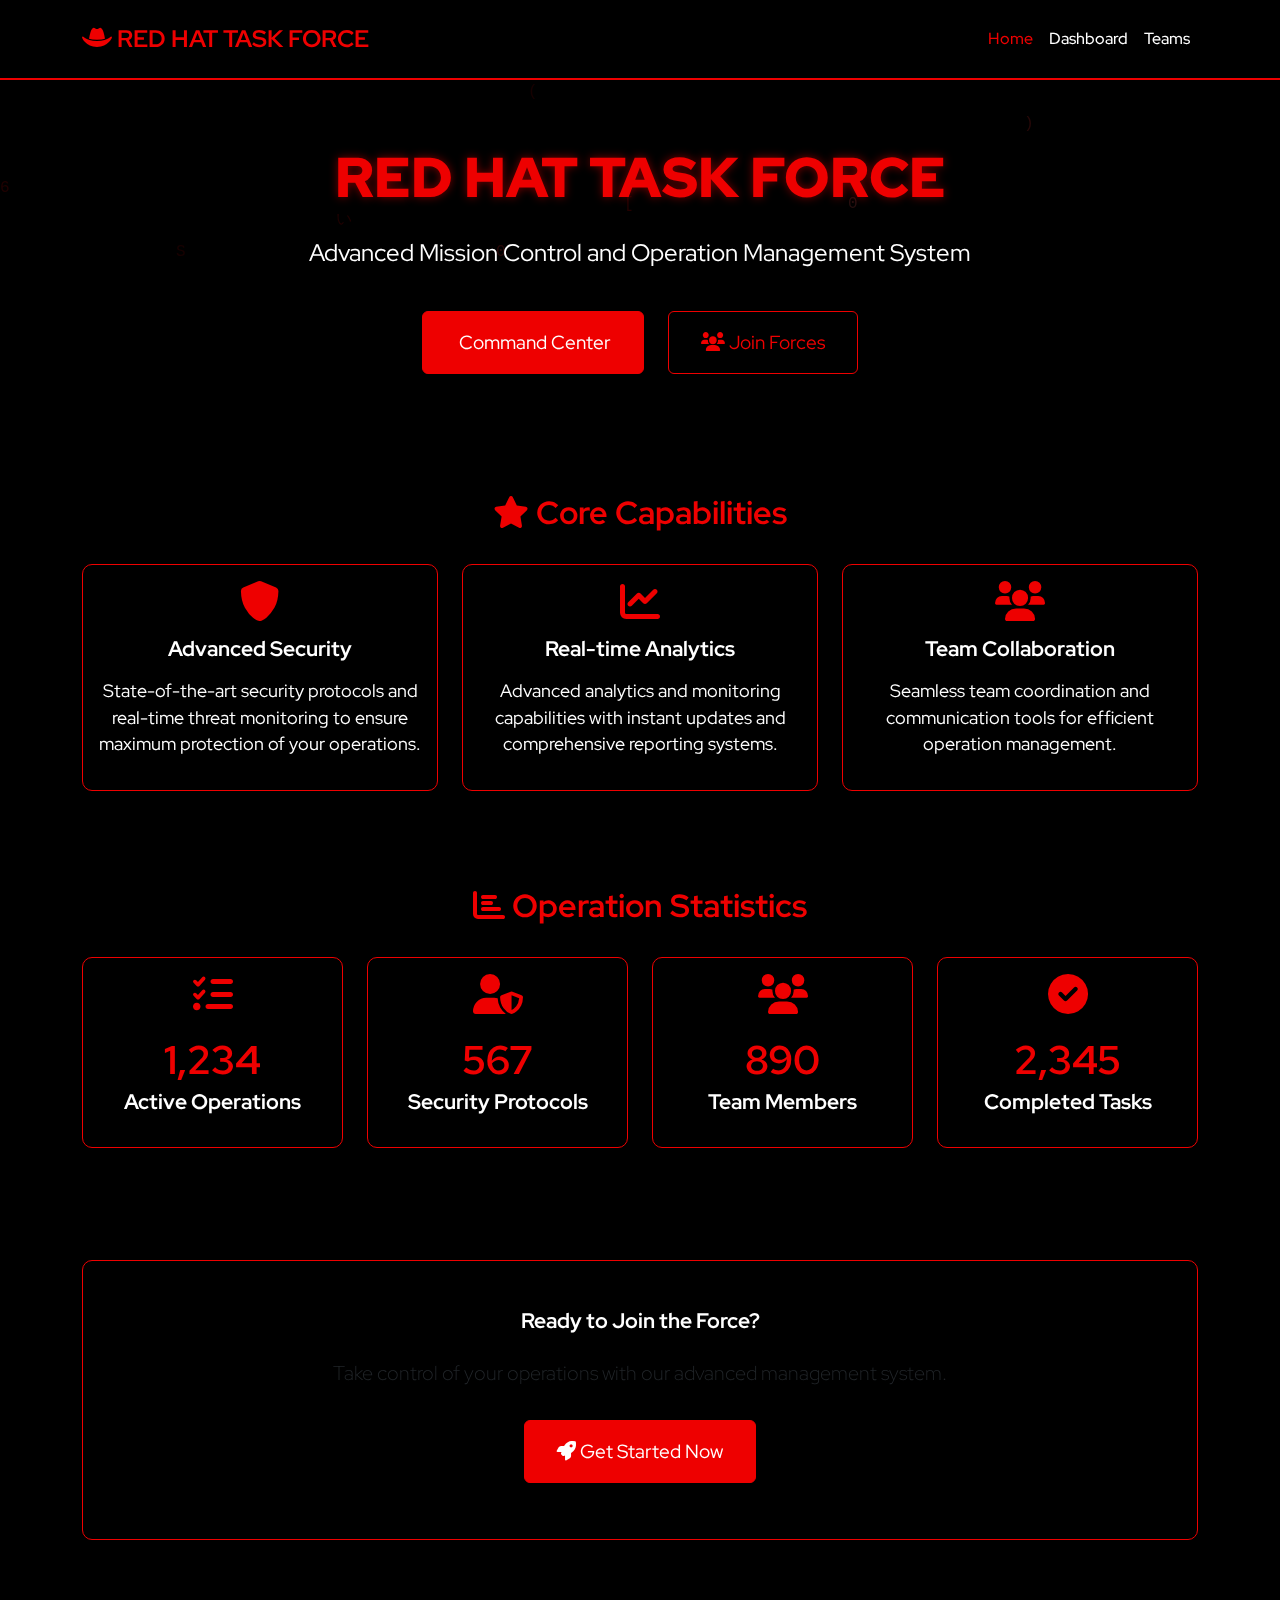
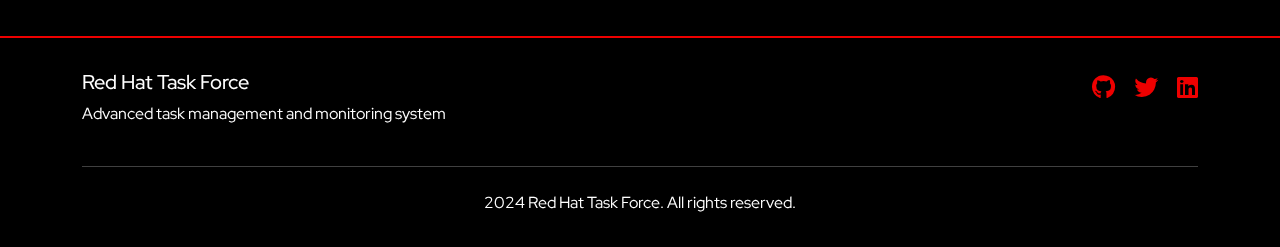
<file: index.html>
<!DOCTYPE html>
<html lang="en">
<head>
    <meta charset="UTF-8">
    <meta name="viewport" content="width=device-width, initial-scale=1.0">
    <title>Red Hat Task Force - Command Center</title>
    <!-- Bootstrap CSS -->
    <link href="https://cdn.jsdelivr.net/npm/bootstrap@5.3.0/dist/css/bootstrap.min.css" rel="stylesheet">
    <!-- Font Awesome -->
    <link rel="stylesheet" href="https://cdnjs.cloudflare.com/ajax/libs/font-awesome/6.0.0/css/all.min.css">
    <!-- Google Fonts -->
    <link href="https://fonts.googleapis.com/css2?family=Red+Hat+Display:wght@400;500;700;900&display=swap" rel="stylesheet">
    <!-- Custom CSS -->
    <link rel="stylesheet" href="css/custom.css">
    <style>
        .hero-content {
            text-align: center;
            padding: 4rem 0;
        }
        
        .hero-title {
            font-size: 3.5rem;
            font-weight: 900;
            margin-bottom: 1.5rem;
            color: var(--rh-red);
            text-shadow: 0 0 10px rgba(238, 0, 0, 0.5);
        }
        
        .hero-subtitle {
            font-size: 1.5rem;
            margin-bottom: 2rem;
            color: var(--rh-white);
        }
        
        .feature-icon {
            font-size: 2.5rem;
            margin-bottom: 1rem;
            color: var(--rh-red);
        }
        
        .stat-card {
            transition: transform 0.3s ease, box-shadow 0.3s ease;
            margin-bottom: 1rem;
        }
        
        .stat-card:hover {
            transform: translateY(-10px);
            box-shadow: 0 10px 20px rgba(238, 0, 0, 0.2);
        }
        
        .stat-number {
            font-size: 2.5rem;
            font-weight: 700;
            color: var(--rh-red);
        }
        
        .action-button {
            padding: 1rem 2rem;
            font-size: 1.2rem;
            margin: 0.5rem;
            transition: all 0.3s ease;
        }
        
        .action-button:hover {
            transform: translateY(-3px);
            box-shadow: 0 5px 15px rgba(238, 0, 0, 0.3);
        }
        
        .section-title {
            color: var(--rh-red);
            font-weight: 700;
            margin-bottom: 2rem;
            text-align: center;
        }
        
        .feature-description {
            color: var(--rh-white);
            font-size: 1.1rem;
        }
    </style>
</head>
<body>
    <canvas id="matrixCanvas"></canvas>

    <!-- Navigation -->
    <nav class="navbar navbar-expand-lg">
        <div class="container">
            <a class="navbar-brand" href="index.html">
                <i class="fas fa-hat-cowboy"></i> RED HAT TASK FORCE
            </a>
            <button class="navbar-toggler" type="button" data-bs-toggle="collapse" data-bs-target="#navbarNav">
                <span class="navbar-toggler-icon"></span>
            </button>
            <div class="collapse navbar-collapse" id="navbarNav">
                <ul class="navbar-nav ms-auto">
                    <li class="nav-item">
                        <a class="nav-link active" href="index.html">Home</a>
                    </li>
                    <li class="nav-item">
                        <a class="nav-link" href="pages/dashboard.html">Dashboard</a>
                    </li>
                    <li class="nav-item">
                        <a class="nav-link" href="pages/teams.html">Teams</a>
                    </li>
                </ul>
            </div>
        </div>
    </nav>

    <!-- Hero Section -->
    <section class="hero-section">
        <div class="container">
            <div class="hero-content">
                <h1 class="hero-title">RED HAT TASK FORCE</h1>
                <p class="hero-subtitle">Advanced Mission Control and Operation Management System</p>
                <div class="d-flex justify-content-center">
                    <a href="pages/dashboard.html" class="btn btn-primary action-button me-3">
                        <i class="fas fa-radar"></i> Command Center
                    </a>
                    <a href="pages/teams.html" class="btn btn-outline-primary action-button">
                        <i class="fas fa-users"></i> Join Forces
                    </a>
                </div>
            </div>
        </div>
    </section>

    <!-- Features Section -->
    <section class="py-5">
        <div class="container">
            <h2 class="section-title"><i class="fas fa-star"></i> Core Capabilities</h2>
            <div class="row g-4">
                <div class="col-md-4">
                    <div class="card h-100">
                        <div class="card-body text-center">
                            <i class="fas fa-shield-alt feature-icon"></i>
                            <h3 class="card-title">Advanced Security</h3>
                            <p class="feature-description">
                                State-of-the-art security protocols and real-time threat monitoring
                                to ensure maximum protection of your operations.
                            </p>
                        </div>
                    </div>
                </div>
                <div class="col-md-4">
                    <div class="card h-100">
                        <div class="card-body text-center">
                            <i class="fas fa-chart-line feature-icon"></i>
                            <h3 class="card-title">Real-time Analytics</h3>
                            <p class="feature-description">
                                Advanced analytics and monitoring capabilities with instant updates
                                and comprehensive reporting systems.
                            </p>
                        </div>
                    </div>
                </div>
                <div class="col-md-4">
                    <div class="card h-100">
                        <div class="card-body text-center">
                            <i class="fas fa-users feature-icon"></i>
                            <h3 class="card-title">Team Collaboration</h3>
                            <p class="feature-description">
                                Seamless team coordination and communication tools for
                                efficient operation management.
                            </p>
                        </div>
                    </div>
                </div>
            </div>
        </div>
    </section>

    <!-- Statistics Section -->
    <section class="py-5">
        <div class="container">
            <h2 class="section-title"><i class="fas fa-chart-bar"></i> Operation Statistics</h2>
            <div class="row">
                <div class="col-md-3">
                    <div class="card stat-card">
                        <div class="card-body text-center">
                            <i class="fas fa-tasks feature-icon"></i>
                            <div class="stat-number">1,234</div>
                            <h4 class="card-title">Active Operations</h4>
                        </div>
                    </div>
                </div>
                <div class="col-md-3">
                    <div class="card stat-card">
                        <div class="card-body text-center">
                            <i class="fas fa-user-shield feature-icon"></i>
                            <div class="stat-number">567</div>
                            <h4 class="card-title">Security Protocols</h4>
                        </div>
                    </div>
                </div>
                <div class="col-md-3">
                    <div class="card stat-card">
                        <div class="card-body text-center">
                            <i class="fas fa-users feature-icon"></i>
                            <div class="stat-number">890</div>
                            <h4 class="card-title">Team Members</h4>
                        </div>
                    </div>
                </div>
                <div class="col-md-3">
                    <div class="card stat-card">
                        <div class="card-body text-center">
                            <i class="fas fa-check-circle feature-icon"></i>
                            <div class="stat-number">2,345</div>
                            <h4 class="card-title">Completed Tasks</h4>
                        </div>
                    </div>
                </div>
            </div>
        </div>
    </section>

    <!-- Call to Action -->
    <section class="py-5">
        <div class="container">
            <div class="card">
                <div class="card-body text-center py-5">
                    <h2 class="card-title mb-4">Ready to Join the Force?</h2>
                    <p class="lead mb-4">Take control of your operations with our advanced management system.</p>
                    <a href="pages/teams.html" class="btn btn-primary action-button">
                        <i class="fas fa-rocket"></i> Get Started Now
                    </a>
                </div>
            </div>
        </div>
    </section>

    <!-- Footer -->
    <footer class="footer mt-5">
        <div class="container">
            <div class="row">
                <div class="col-md-6">
                    <h5>Red Hat Task Force</h5>
                    <p>Advanced task management and monitoring system</p>
                </div>
                <div class="col-md-6 text-md-end">
                    <div class="social-links">
                        <a href="#" class="me-3"><i class="fab fa-github"></i></a>
                        <a href="#" class="me-3"><i class="fab fa-twitter"></i></a>
                        <a href="#"><i class="fab fa-linkedin"></i></a>
                    </div>
                </div>
            </div>
            <hr class="my-4">
            <div class="row">
                <div class="col-12 text-center">
                    <p class="mb-0"> 2024 Red Hat Task Force. All rights reserved.</p>
                </div>
            </div>
        </div>
    </footer>

    <!-- Bootstrap JS -->
    <script src="https://cdn.jsdelivr.net/npm/bootstrap@5.3.0/dist/js/bootstrap.bundle.min.js"></script>
    
    <!-- Matrix Background -->
    <script>
        const canvas = document.getElementById('matrixCanvas');
        const ctx = canvas.getContext('2d');

        function setCanvasSize() {
            canvas.width = window.innerWidth;
            canvas.height = window.innerHeight;
        }

        setCanvasSize();
        window.addEventListener('resize', setCanvasSize);

        const chars = 'ABCDEFGHIJKLMNOPQRSTUVWXYZ0123456789@#$%^&*()_+-=[]{}|;:,.<>?~あいうえお';
        const charArray = chars.split('');
        const fontSize = 16;
        const columns = canvas.width / fontSize;
        const drops = [];

        for (let i = 0; i < columns; i++) {
            drops[i] = Math.floor(Math.random() * -100);
        }

        const colors = [
            '#ff0000',
            '#ee0000',
            '#cc0000',
            '#990000',
            '#ff3333',
            '#ff6666'
        ];

        function draw() {
            ctx.fillStyle = 'rgba(0, 0, 0, 0.05)';
            ctx.fillRect(0, 0, canvas.width, canvas.height);
            
            ctx.font = fontSize + 'px monospace';
            
            for (let i = 0; i < drops.length; i++) {
                const char = charArray[Math.floor(Math.random() * charArray.length)];
                const color = colors[Math.floor(Math.random() * colors.length)];
                
                ctx.fillStyle = color;
                ctx.fillText(char, i * fontSize, drops[i] * fontSize);
                
                if (drops[i] * fontSize > canvas.height && Math.random() > 0.975) {
                    drops[i] = 0;
                }
                
                drops[i]++;
            }
        }

        setInterval(draw, 35);
    </script>
</body>
</html>
</file>
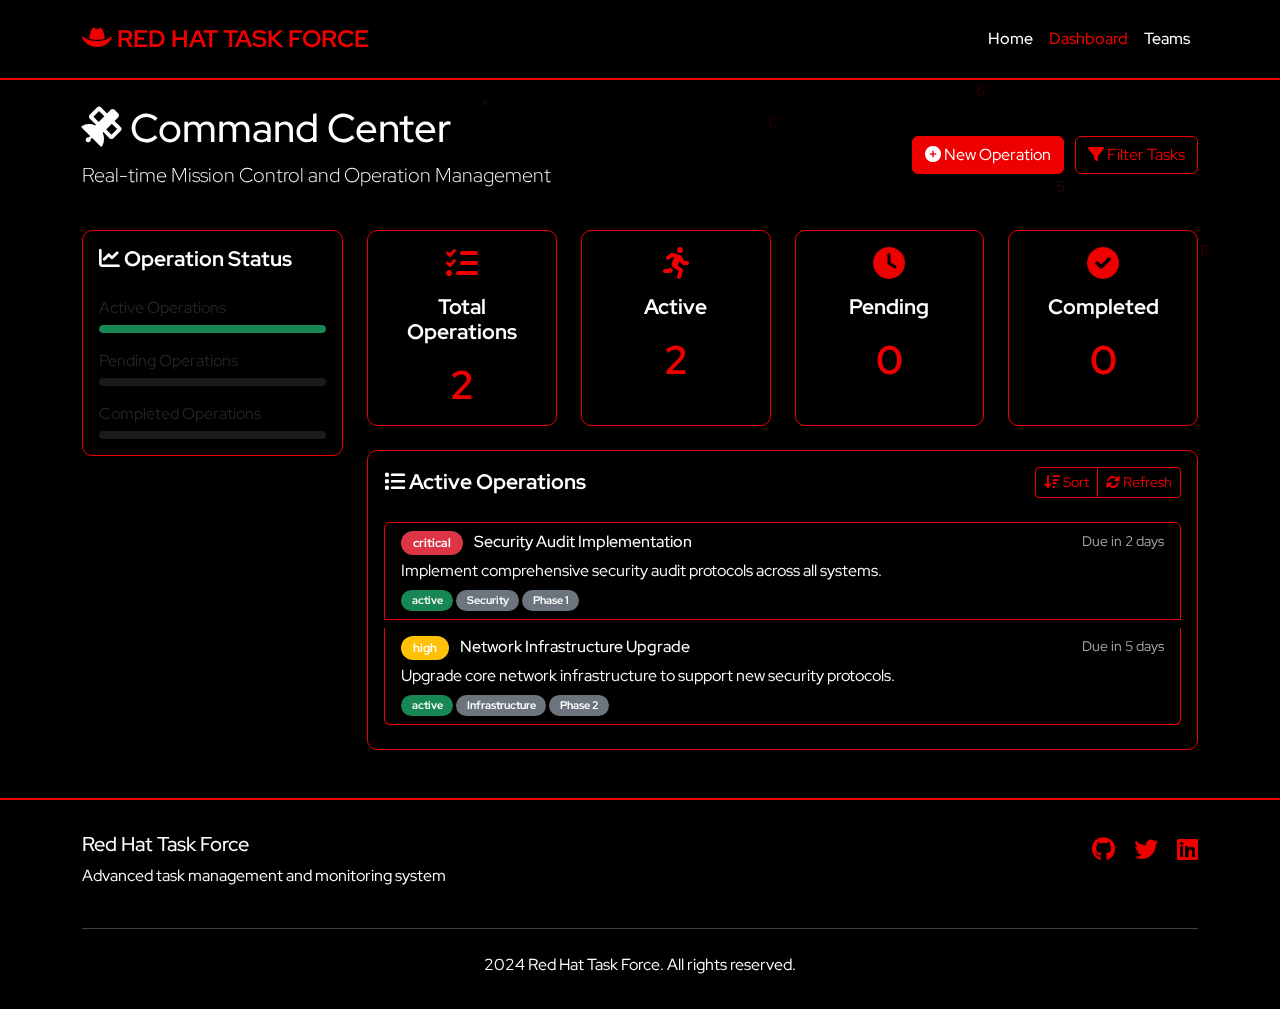
<file: pages/dashboard.html>
<!DOCTYPE html>
<html lang="en">
<head>
    <meta charset="UTF-8">
    <meta name="viewport" content="width=device-width, initial-scale=1.0">
    <title>Command Center - Red Hat Task Force</title>
    <!-- Bootstrap CSS -->
    <link href="https://cdn.jsdelivr.net/npm/bootstrap@5.3.0/dist/css/bootstrap.min.css" rel="stylesheet">
    <!-- Font Awesome -->
    <link rel="stylesheet" href="https://cdnjs.cloudflare.com/ajax/libs/font-awesome/6.0.0/css/all.min.css">
    <!-- Google Fonts -->
    <link href="https://fonts.googleapis.com/css2?family=Red+Hat+Display:wght@400;500;700;900&display=swap" rel="stylesheet">
    <!-- Custom CSS -->
    <link rel="stylesheet" href="../css/custom.css">
    <style>
        canvas#matrixCanvas {
            position: fixed;
            top: 0;
            left: 0;
            width: 100%;
            height: 100%;
            z-index: -1;
        }
        body {
            background-color: black;
            color: white;
        }
        .card {
            background: rgba(0, 0, 0, 0.7);
            border: 1px solid var(--rh-red);
            backdrop-filter: blur(5px);
            transition: transform 0.3s ease;
        }
        .card:hover {
            transform: translateY(-5px);
        }
        .list-group-item {
            background: rgba(0, 0, 0, 0.6);
            border: 1px solid var(--rh-red);
            color: white;
            margin-bottom: 0.5rem;
            backdrop-filter: blur(5px);
            transition: all 0.3s ease;
        }
        .list-group-item:hover {
            background: rgba(0, 0, 0, 0.8);
            transform: translateY(-2px);
        }
        .form-check-label {
            color: white;
        }
        .card-title, .card-text {
            color: white;
        }
        .text-muted {
            color: #aaa !important;
        }
        .display-6 {
            color: var(--rh-red);
            font-weight: bold;
        }
        .progress {
            background: rgba(255, 255, 255, 0.1);
            height: 8px;
            margin-top: 5px;
        }
        .stat-icon {
            color: var(--rh-red);
            font-size: 2rem;
            margin-bottom: 1rem;
        }
    </style>
</head>
<body>
    <canvas id="matrixCanvas"></canvas>
    
    <!-- Navigation -->
    <nav class="navbar navbar-expand-lg">
        <div class="container">
            <a class="navbar-brand" href="../index.html">
                <i class="fas fa-hat-cowboy"></i> RED HAT TASK FORCE
            </a>
            <button class="navbar-toggler" type="button" data-bs-toggle="collapse" data-bs-target="#navbarNav">
                <span class="navbar-toggler-icon"></span>
            </button>
            <div class="collapse navbar-collapse" id="navbarNav">
                <ul class="navbar-nav ms-auto">
                    <li class="nav-item">
                        <a class="nav-link" href="../index.html">Home</a>
                    </li>
                    <li class="nav-item">
                        <a class="nav-link active" href="dashboard.html">Dashboard</a>
                    </li>
                    <li class="nav-item">
                        <a class="nav-link" href="teams.html">Teams</a>
                    </li>
                </ul>
            </div>
        </div>
    </nav>

    <!-- Dashboard Header -->
    <div class="container py-4">
        <div class="row align-items-center">
            <div class="col-md-6">
                <h1 class="text-white">
                    <i class="fas fa-satellite"></i> Command Center
                </h1>
                <p class="lead text-white">Real-time Mission Control and Operation Management</p>
            </div>
            <div class="col-md-6 text-md-end">
                <button class="btn btn-primary me-2" onclick="addRandomTask()">
                    <i class="fas fa-plus-circle"></i> New Operation
                </button>
                <button class="btn btn-outline-primary" data-bs-toggle="collapse" data-bs-target="#filterSection">
                    <i class="fas fa-filter"></i> Filter Tasks
                </button>
            </div>
        </div>
    </div>

    <!-- Main Dashboard Content -->
    <div class="container">
        <div class="row">
            <!-- Sidebar -->
            <div class="col-md-3 mb-4">
                <div class="card">
                    <div class="card-body">
                        <h5 class="card-title"><i class="fas fa-chart-line"></i> Operation Status</h5>
                        <div class="mt-4">
                            <p class="mb-1">Active Operations</p>
                            <div class="progress">
                                <div id="activeProgress" class="progress-bar bg-success" role="progressbar"></div>
                            </div>
                            
                            <p class="mb-1 mt-3">Pending Operations</p>
                            <div class="progress">
                                <div id="pendingProgress" class="progress-bar bg-warning" role="progressbar"></div>
                            </div>
                            
                            <p class="mb-1 mt-3">Completed Operations</p>
                            <div class="progress">
                                <div id="completedProgress" class="progress-bar bg-secondary" role="progressbar"></div>
                            </div>
                        </div>
                    </div>
                </div>

                <div id="filterSection" class="card mt-4 collapse">
                    <div class="card-body">
                        <h5 class="card-title"><i class="fas fa-filter"></i> Filters</h5>
                        <div class="mb-3">
                            <label class="form-label">Priority Level</label>
                            <div class="form-check">
                                <input class="form-check-input" type="checkbox" id="criticalPriority">
                                <label class="form-check-label" for="criticalPriority">
                                    <span class="badge bg-danger">Critical</span>
                                </label>
                            </div>
                            <div class="form-check">
                                <input class="form-check-input" type="checkbox" id="highPriority">
                                <label class="form-check-label" for="highPriority">
                                    <span class="badge bg-warning">High</span>
                                </label>
                            </div>
                            <div class="form-check">
                                <input class="form-check-input" type="checkbox" id="mediumPriority">
                                <label class="form-check-label" for="mediumPriority">
                                    <span class="badge bg-info">Medium</span>
                                </label>
                            </div>
                        </div>
                        <div class="mb-3">
                            <label class="form-label">Status</label>
                            <div class="form-check">
                                <input class="form-check-input" type="checkbox" id="activeStatus">
                                <label class="form-check-label" for="activeStatus">
                                    <span class="badge bg-success">Active</span>
                                </label>
                            </div>
                            <div class="form-check">
                                <input class="form-check-input" type="checkbox" id="pendingStatus">
                                <label class="form-check-label" for="pendingStatus">
                                    <span class="badge bg-warning">Pending</span>
                                </label>
                            </div>
                            <div class="form-check">
                                <input class="form-check-input" type="checkbox" id="completedStatus">
                                <label class="form-check-label" for="completedStatus">
                                    <span class="badge bg-secondary">Completed</span>
                                </label>
                            </div>
                        </div>
                    </div>
                </div>
            </div>

            <!-- Main Content -->
            <div class="col-md-9">
                <!-- Statistics Cards -->
                <div class="row mb-4">
                    <div class="col-md-3">
                        <div class="card text-center h-100">
                            <div class="card-body">
                                <i class="fas fa-tasks stat-icon"></i>
                                <h5 class="card-title">Total Operations</h5>
                                <p id="totalOps" class="card-text display-6">0</p>
                            </div>
                        </div>
                    </div>
                    <div class="col-md-3">
                        <div class="card text-center h-100">
                            <div class="card-body">
                                <i class="fas fa-running stat-icon"></i>
                                <h5 class="card-title">Active</h5>
                                <p id="activeOps" class="card-text display-6">0</p>
                            </div>
                        </div>
                    </div>
                    <div class="col-md-3">
                        <div class="card text-center h-100">
                            <div class="card-body">
                                <i class="fas fa-clock stat-icon"></i>
                                <h5 class="card-title">Pending</h5>
                                <p id="pendingOps" class="card-text display-6">0</p>
                            </div>
                        </div>
                    </div>
                    <div class="col-md-3">
                        <div class="card text-center h-100">
                            <div class="card-body">
                                <i class="fas fa-check-circle stat-icon"></i>
                                <h5 class="card-title">Completed</h5>
                                <p id="completedOps" class="card-text display-6">0</p>
                            </div>
                        </div>
                    </div>
                </div>

                <!-- Task List -->
                <div class="card">
                    <div class="card-body">
                        <div class="d-flex justify-content-between align-items-center mb-4">
                            <h5 class="card-title mb-0">
                                <i class="fas fa-list"></i> Active Operations
                            </h5>
                            <div class="btn-group">
                                <button class="btn btn-outline-primary btn-sm">
                                    <i class="fas fa-sort-amount-down"></i> Sort
                                </button>
                                <button class="btn btn-outline-primary btn-sm">
                                    <i class="fas fa-sync-alt"></i> Refresh
                                </button>
                            </div>
                        </div>
                        <div id="taskList" class="list-group">
                            <!-- Tasks will be dynamically inserted here -->
                        </div>
                    </div>
                </div>
            </div>
        </div>
    </div>

    <!-- Footer -->
    <footer class="footer mt-5">
        <div class="container">
            <div class="row">
                <div class="col-md-6">
                    <h5>Red Hat Task Force</h5>
                    <p>Advanced task management and monitoring system</p>
                </div>
                <div class="col-md-6 text-md-end">
                    <div class="social-links">
                        <a href="#" class="me-3"><i class="fab fa-github"></i></a>
                        <a href="#" class="me-3"><i class="fab fa-twitter"></i></a>
                        <a href="#"><i class="fab fa-linkedin"></i></a>
                    </div>
                </div>
            </div>
            <hr class="my-4">
            <div class="row">
                <div class="col-12 text-center">
                    <p class="mb-0"> 2024 Red Hat Task Force. All rights reserved.</p>
                </div>
            </div>
        </div>
    </footer>

    <!-- Bootstrap JS -->
    <script src="https://cdn.jsdelivr.net/npm/bootstrap@5.3.0/dist/js/bootstrap.bundle.min.js"></script>
    
    <!-- Matrix Background -->
    <script>
        const canvas = document.getElementById('matrixCanvas');
        const ctx = canvas.getContext('2d');

        function setCanvasSize() {
            canvas.width = window.innerWidth;
            canvas.height = window.innerHeight;
        }

        setCanvasSize();
        window.addEventListener('resize', setCanvasSize);

        const chars = 'ABCDEFGHIJKLMNOPQRSTUVWXYZ0123456789@#$%^&*()_+-=[]{}|;:,.<>?~';
        const charArray = chars.split('');
        const fontSize = 16;
        const columns = canvas.width / fontSize;
        const drops = [];

        for (let i = 0; i < columns; i++) {
            drops[i] = Math.floor(Math.random() * -100);
        }

        const colors = [
            '#ff0000',
            '#ee0000',
            '#cc0000',
            '#990000',
            '#ff3333',
            '#ff6666'
        ];

        function draw() {
            ctx.fillStyle = 'rgba(0, 0, 0, 0.05)';
            ctx.fillRect(0, 0, canvas.width, canvas.height);
            
            ctx.font = fontSize + 'px monospace';
            
            for (let i = 0; i < drops.length; i++) {
                const char = charArray[Math.floor(Math.random() * charArray.length)];
                const color = colors[Math.floor(Math.random() * colors.length)];
                
                ctx.fillStyle = color;
                ctx.fillText(char, i * fontSize, drops[i] * fontSize);
                
                if (drops[i] * fontSize > canvas.height && Math.random() > 0.975) {
                    drops[i] = 0;
                }
                
                drops[i]++;
            }
        }

        setInterval(draw, 35);
    </script>

    <!-- Dashboard JS -->
    <script src="../js/dashboard.js"></script>
</body>
</html>
</file>
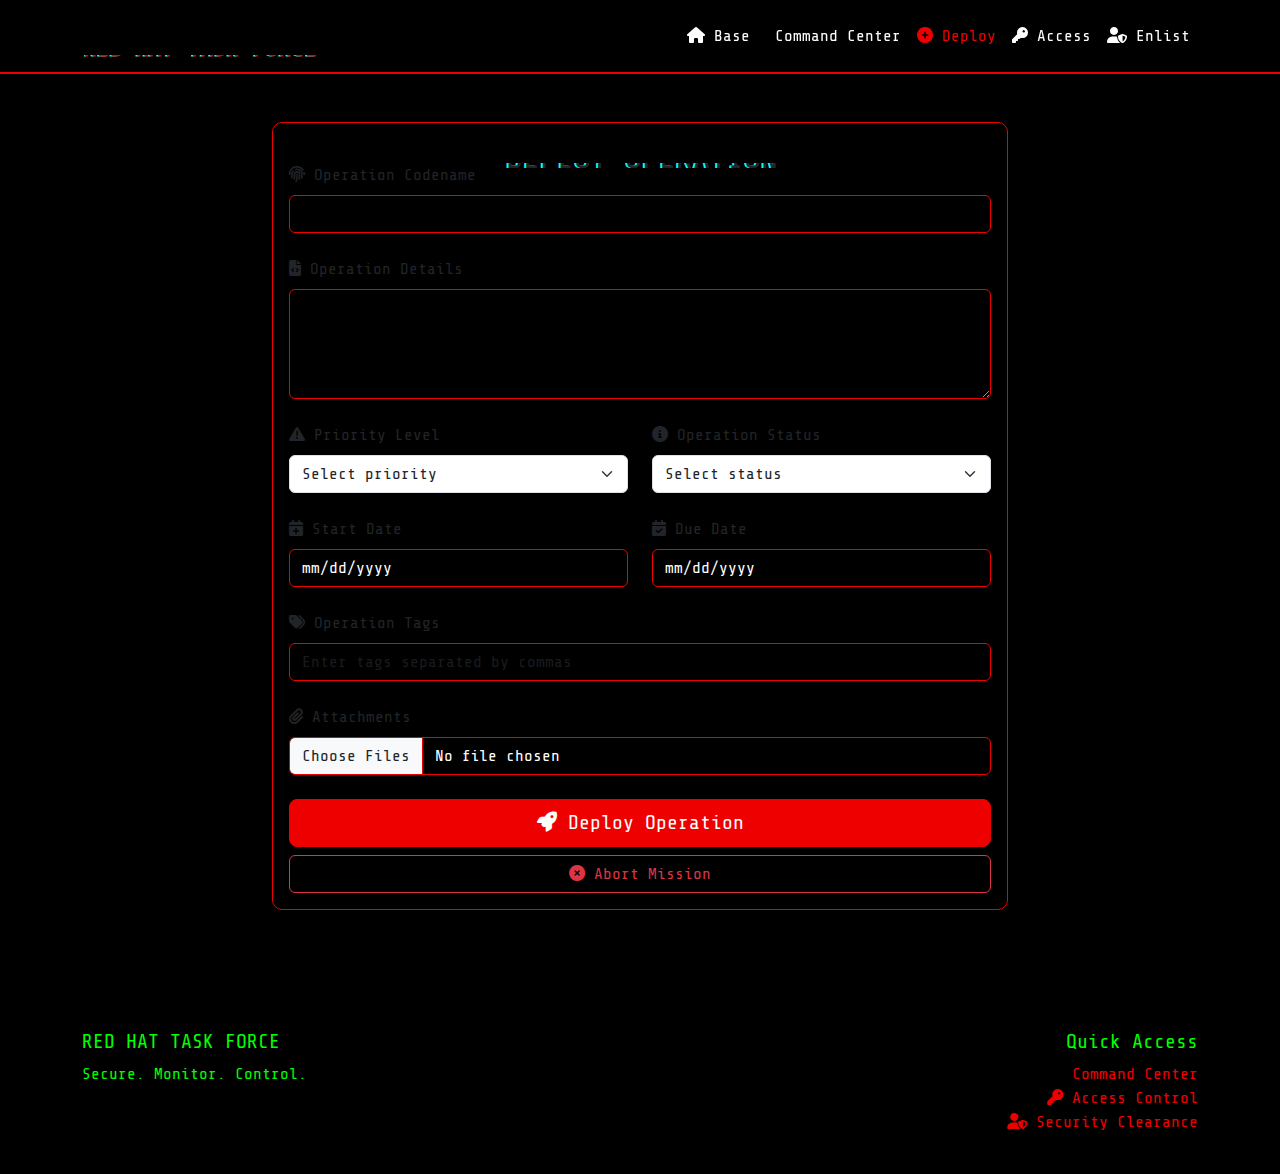
<file: pages/task-create.html>
<!DOCTYPE html>
<html lang="en">
<head>
    <meta charset="UTF-8">
    <meta name="viewport" content="width=device-width, initial-scale=1.0">
    <title>Deploy Operation - Red Hat Task Force</title>
    <!-- Bootstrap CSS -->
    <link href="https://cdn.jsdelivr.net/npm/bootstrap@5.3.0/dist/css/bootstrap.min.css" rel="stylesheet">
    <!-- Font Awesome -->
    <link rel="stylesheet" href="https://cdnjs.cloudflare.com/ajax/libs/font-awesome/6.0.0/css/all.min.css">
    <!-- Google Fonts -->
    <link href="https://fonts.googleapis.com/css2?family=Share+Tech+Mono&display=swap" rel="stylesheet">
    <!-- Custom CSS -->
    <link rel="stylesheet" href="../css/custom.css">
</head>
<body class="terminal-text">
    <!-- Navigation -->
    <nav class="navbar navbar-expand-lg navbar-dark">
        <div class="container">
            <a class="navbar-brand glitch" href="../index.html" data-text="RED HAT TASK FORCE">
                <i class="fas fa-shield-alt"></i> RED HAT TASK FORCE
            </a>
            <button class="navbar-toggler" type="button" data-bs-toggle="collapse" data-bs-target="#navbarNav">
                <span class="navbar-toggler-icon"></span>
            </button>
            <div class="collapse navbar-collapse" id="navbarNav">
                <ul class="navbar-nav ms-auto">
                    <li class="nav-item">
                        <a class="nav-link" href="../index.html"><i class="fas fa-home"></i> Base</a>
                    </li>
                    <li class="nav-item">
                        <a class="nav-link" href="dashboard.html"><i class="fas fa-radar"></i> Command Center</a>
                    </li>
                    <li class="nav-item">
                        <a class="nav-link active" href="task-create.html"><i class="fas fa-plus-circle"></i> Deploy</a>
                    </li>
                    <li class="nav-item">
                        <a class="nav-link" href="login.html"><i class="fas fa-key"></i> Access</a>
                    </li>
                    <li class="nav-item">
                        <a class="nav-link" href="register.html"><i class="fas fa-user-shield"></i> Enlist</a>
                    </li>
                </ul>
            </div>
        </div>
    </nav>

    <!-- Create Task Form -->
    <div class="container py-5">
        <div class="row justify-content-center">
            <div class="col-lg-8">
                <div class="card">
                    <div class="card-body">
                        <h2 class="text-center mb-4 glitch" data-text="DEPLOY OPERATION">
                            <a href="javascript:void(0);" onclick="handleCLI();" class="solid-black">
                                <i class="fas fa-terminal"></i> Command Line Interface
                            </a>
                        </h2>
                        <form id="taskForm" class="needs-validation" novalidate>
                            <!-- Operation Details -->
                            <div class="mb-4">
                                <label for="operationName" class="form-label">
                                    <i class="fas fa-fingerprint"></i> Operation Codename
                                </label>
                                <input type="text" class="form-control" id="operationName" required>
                                <div class="invalid-feedback">
                                    Operation codename is required.
                                </div>
                            </div>

                            <div class="mb-4">
                                <label for="operationDescription" class="form-label">
                                    <i class="fas fa-file-code"></i> Operation Details
                                </label>
                                <textarea class="form-control" id="operationDescription" rows="4" required></textarea>
                                <div class="invalid-feedback">
                                    Operation details are required.
                                </div>
                            </div>

                            <!-- Priority and Status -->
                            <div class="row mb-4">
                                <div class="col-md-6">
                                    <label for="priority" class="form-label">
                                        <i class="fas fa-exclamation-triangle"></i> Priority Level
                                    </label>
                                    <select class="form-select" id="priority" required>
                                        <option value="">Select priority</option>
                                        <option value="critical">Critical</option>
                                        <option value="high">High</option>
                                        <option value="medium">Medium</option>
                                        <option value="low">Low</option>
                                    </select>
                                    <div class="invalid-feedback">
                                        Please select a priority level.
                                    </div>
                                </div>
                                <div class="col-md-6">
                                    <label for="status" class="form-label">
                                        <i class="fas fa-info-circle"></i> Operation Status
                                    </label>
                                    <select class="form-select" id="status" required>
                                        <option value="">Select status</option>
                                        <option value="active">Active</option>
                                        <option value="pending">Pending</option>
                                        <option value="review">Under Review</option>
                                    </select>
                                    <div class="invalid-feedback">
                                        Please select an operation status.
                                    </div>
                                </div>
                            </div>

                            <!-- Dates -->
                            <div class="row mb-4">
                                <div class="col-md-6">
                                    <label for="startDate" class="form-label">
                                        <i class="fas fa-calendar-plus"></i> Start Date
                                    </label>
                                    <input type="date" class="form-control" id="startDate" required>
                                    <div class="invalid-feedback">
                                        Start date is required.
                                    </div>
                                </div>
                                <div class="col-md-6">
                                    <label for="dueDate" class="form-label">
                                        <i class="fas fa-calendar-check"></i> Due Date
                                    </label>
                                    <input type="date" class="form-control" id="dueDate" required>
                                    <div class="invalid-feedback">
                                        Due date is required.
                                    </div>
                                </div>
                            </div>

                            <!-- Tags -->
                            <div class="mb-4">
                                <label for="tags" class="form-label">
                                    <i class="fas fa-tags"></i> Operation Tags
                                </label>
                                <input type="text" class="form-control" id="tags" 
                                       placeholder="Enter tags separated by commas">
                            </div>

                            <!-- Attachments -->
                            <div class="mb-4">
                                <label for="attachments" class="form-label">
                                    <i class="fas fa-paperclip"></i> Attachments
                                </label>
                                <input type="file" class="form-control" id="attachments" multiple>
                            </div>

                            <!-- Submit Buttons -->
                            <div class="d-grid gap-2">
                                <button type="submit" class="btn btn-primary btn-lg">
                                    <i class="fas fa-rocket"></i> Deploy Operation
                                </button>
                                <button type="button" class="btn btn-outline-danger">
                                    <i class="fas fa-times-circle"></i> Abort Mission
                                </button>
                            </div>
                        </form>
                    </div>
                </div>
            </div>
        </div>
    </div>

    <!-- Footer -->
    <footer class="py-4 mt-5">
        <div class="container">
            <div class="row">
                <div class="col-md-6">
                    <h5 class="terminal-text">RED HAT TASK FORCE</h5>
                    <p>Secure. Monitor. Control.</p>
                </div>
                <div class="col-md-6 text-md-end">
                    <h5 class="terminal-text">Quick Access</h5>
                    <ul class="list-unstyled">
                        <li><a href="dashboard.html"><i class="fas fa-radar"></i> Command Center</a></li>
                        <li><a href="login.html"><i class="fas fa-key"></i> Access Control</a></li>
                        <li><a href="register.html"><i class="fas fa-user-shield"></i> Security Clearance</a></li>
                    </ul>
                </div>
            </div>
        </div>
    </footer>

    <!-- Bootstrap JS -->
    <script src="https://cdn.jsdelivr.net/npm/bootstrap@5.3.0/dist/js/bootstrap.bundle.min.js"></script>

    <!-- Custom JavaScript -->
    <script>
        // Form validation
        (function () {
            'use strict'
            const forms = document.querySelectorAll('.needs-validation')
            Array.from(forms).forEach(form => {
                form.addEventListener('submit', event => {
                    if (!form.checkValidity()) {
                        event.preventDefault()
                        event.stopPropagation()
                    }
                    form.classList.add('was-validated')
                }, false)
            })
        })()

        // Terminal typing effect
        function typeWriter(element, text, i = 0) {
            if (i === 0) {
                element.textContent = '';
            }
            if (i < text.length) {
                element.textContent += text.charAt(i);
                setTimeout(() => typeWriter(element, text, i + 1), 100);
            }
        }

        // Apply typing effect to headings
        document.addEventListener('DOMContentLoaded', function() {
            const headings = document.querySelectorAll('.glitch');
            headings.forEach(heading => {
                const text = heading.textContent;
                typeWriter(heading, text);
            });
        });

        // Date validation
        document.getElementById('dueDate').addEventListener('change', function() {
            const startDate = new Date(document.getElementById('startDate').value);
            const dueDate = new Date(this.value);
            
            if (dueDate < startDate) {
                this.setCustomValidity('Due date must be after start date');
            } else {
                this.setCustomValidity('');
            }
        });

        function handleCLI() {
            alert('Opening Command Line Interface...');
            // Add your CLI logic here
        }
    </script>
</body>
</html>
</file>
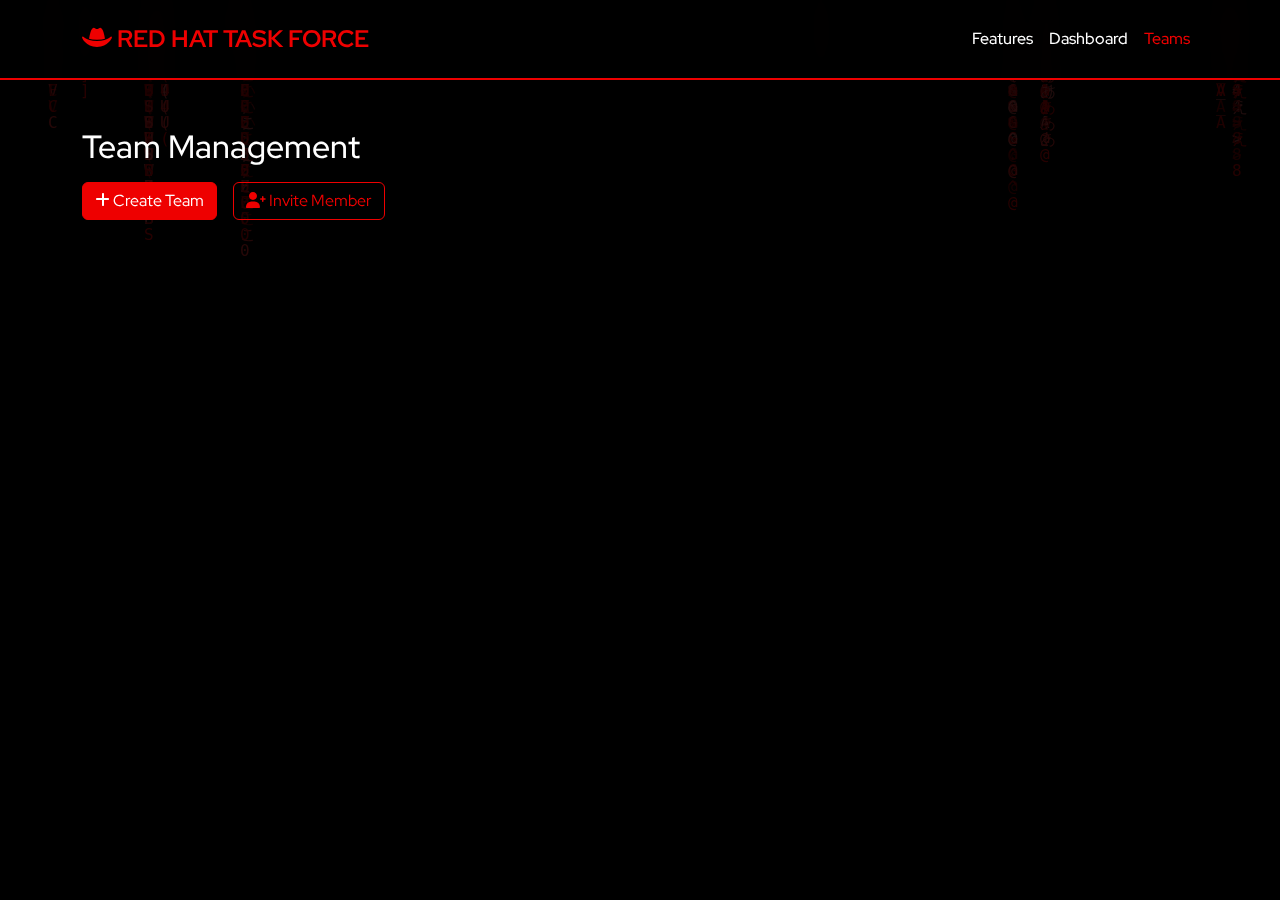
<file: pages/teams.html>
<!DOCTYPE html>
<html lang="en">
<head>
    <meta charset="UTF-8">
    <meta name="viewport" content="width=device-width, initial-scale=1.0">
    <title>Team Collaboration - Red Hat Task Force</title>
    <link href="https://cdn.jsdelivr.net/npm/bootstrap@5.3.0/dist/css/bootstrap.min.css" rel="stylesheet">
    <link rel="stylesheet" href="https://cdnjs.cloudflare.com/ajax/libs/font-awesome/6.0.0/css/all.min.css">
    <link href="https://fonts.googleapis.com/css2?family=Red+Hat+Display:wght@400;500;700;900&display=swap" rel="stylesheet">
    <link rel="stylesheet" href="../css/custom.css">
</head>
<body>
    <canvas id="matrixCanvas" style="position: fixed; top: 0; left: 0; z-index: -1;"></canvas>

    <!-- Navigation -->
    <nav class="navbar navbar-expand-lg">
        <div class="container">
            <a class="navbar-brand" href="../index.html">
                <i class="fas fa-hat-cowboy"></i> RED HAT TASK FORCE
            </a>
            <button class="navbar-toggler" type="button" data-bs-toggle="collapse" data-bs-target="#navbarNav">
                <span class="navbar-toggler-icon"></span>
            </button>
            <div class="collapse navbar-collapse" id="navbarNav">
                <ul class="navbar-nav ms-auto">
                    <li class="nav-item">
                        <a class="nav-link" href="../index.html#features">Features</a>
                    </li>
                    <li class="nav-item">
                        <a class="nav-link" href="dashboard.html">Dashboard</a>
                    </li>
                    <li class="nav-item">
                        <a class="nav-link active" href="teams.html">Teams</a>
                    </li>
                </ul>
            </div>
        </div>
    </nav>

    <!-- Team Management Section -->
    <div class="container py-5">
        <div class="row mb-5">
            <div class="col-md-6">
                <h2 class="section-title text-start">Team Management</h2>
                <div class="team-actions mb-4">
                    <button class="btn btn-primary me-2" onclick="createTeam()">
                        <i class="fas fa-plus"></i> Create Team
                    </button>
                    <button class="btn btn-outline-primary" onclick="inviteMember()">
                        <i class="fas fa-user-plus"></i> Invite Member
                    </button>
                </div>
            </div>
        </div>

        <!-- Active Teams -->
        <div class="row g-4" id="teamsContainer">
            <!-- Team cards will be dynamically added here -->
        </div>
    </div>

    <!-- Team Creation Modal -->
    <div class="modal fade" id="teamModal" tabindex="-1">
        <div class="modal-dialog">
            <div class="modal-content">
                <div class="modal-header">
                    <h5 class="modal-title">Create New Team</h5>
                    <button type="button" class="btn-close" data-bs-dismiss="modal"></button>
                </div>
                <div class="modal-body">
                    <form id="teamForm">
                        <div class="mb-3">
                            <label for="teamName" class="form-label">Team Name</label>
                            <input type="text" class="form-control" id="teamName" required>
                        </div>
                        <div class="mb-3">
                            <label for="teamDescription" class="form-label">Description</label>
                            <textarea class="form-control" id="teamDescription" rows="3"></textarea>
                        </div>
                    </form>
                </div>
                <div class="modal-footer">
                    <button type="button" class="btn btn-secondary" data-bs-dismiss="modal">Cancel</button>
                    <button type="button" class="btn btn-primary" onclick="saveTeam()">Create Team</button>
                </div>
            </div>
        </div>
    </div>

    <!-- Member Invitation Modal -->
    <div class="modal fade" id="inviteModal" tabindex="-1">
        <div class="modal-dialog">
            <div class="modal-content">
                <div class="modal-header">
                    <h5 class="modal-title">Invite Team Member</h5>
                    <button type="button" class="btn-close" data-bs-dismiss="modal"></button>
                </div>
                <div class="modal-body">
                    <form id="inviteForm">
                        <div class="mb-3">
                            <label for="memberEmail" class="form-label">Email Address</label>
                            <input type="email" class="form-control" id="memberEmail" required>
                        </div>
                        <div class="mb-3">
                            <label for="teamSelect" class="form-label">Select Team</label>
                            <select class="form-control" id="teamSelect" required>
                                <!-- Teams will be dynamically added here -->
                            </select>
                        </div>
                    </form>
                </div>
                <div class="modal-footer">
                    <button type="button" class="btn btn-secondary" data-bs-dismiss="modal">Cancel</button>
                    <button type="button" class="btn btn-primary" onclick="sendInvite()">Send Invitation</button>
                </div>
            </div>
        </div>
    </div>

    <!-- Bootstrap JS -->
    <script src="https://cdn.jsdelivr.net/npm/bootstrap@5.3.0/dist/js/bootstrap.bundle.min.js"></script>
    <!-- Matrix Background -->
    <script src="../js/matrix.js"></script>
    <!-- Team Management Scripts -->
    <script src="../js/teams.js"></script>
</body>
</html>
</file>
<file: css/custom.css>
/* Red Hat Theme Colors */
:root {
    --rh-red: #ee0000;
    --rh-dark-red: #990000;
    --rh-light-red: #ff3333;
    --rh-white: #ffffff;
    --rh-black: #000000;
    --rh-gray: #333333;
}

/* Global Styles */
body {
    font-family: 'Red Hat Display', sans-serif;
    background-color: var(--rh-black);
    color: var(--rh-white);
    position: relative;
    min-height: 100vh;
}

canvas#matrixCanvas {
    position: fixed;
    top: 0;
    left: 0;
    width: 100%;
    height: 100%;
    z-index: -1;
}

/* Navigation */
.navbar {
    background-color: rgba(0, 0, 0, 0.8);
    backdrop-filter: blur(10px);
    padding: 1rem 0;
    border-bottom: 2px solid var(--rh-red);
}

.navbar-brand {
    color: var(--rh-red) !important;
    font-weight: 700;
    font-size: 1.5rem;
}

.nav-link {
    color: var(--rh-white) !important;
    font-weight: 500;
    transition: color 0.3s ease;
}

.nav-link:hover {
    color: var(--rh-red) !important;
}

.nav-link.active {
    color: var(--rh-red) !important;
}

/* Cards */
.card {
    background-color: rgba(0, 0, 0, 0.7);
    border: 1px solid var(--rh-red);
    border-radius: 10px;
    transition: transform 0.3s ease, box-shadow 0.3s ease;
}

.card:hover {
    transform: translateY(-5px);
    box-shadow: 0 10px 20px rgba(238, 0, 0, 0.2);
}

.card-title {
    color: var(--rh-red);
    font-weight: 700;
}

.card-text {
    color: var(--rh-white);
}

/* Buttons */
.btn-primary {
    background-color: var(--rh-red);
    border-color: var(--rh-red);
    color: var(--rh-white);
    transition: all 0.3s ease;
}

.btn-primary:hover {
    background-color: var(--rh-dark-red);
    border-color: var(--rh-dark-red);
    transform: translateY(-2px);
    box-shadow: 0 5px 15px rgba(238, 0, 0, 0.3);
}

.btn-outline-primary {
    color: var(--rh-red);
    border-color: var(--rh-red);
    background-color: transparent;
}

.btn-outline-primary:hover {
    background-color: var(--rh-red);
    border-color: var(--rh-red);
    color: var(--rh-white);
    transform: translateY(-2px);
    box-shadow: 0 5px 15px rgba(238, 0, 0, 0.3);
}

/* Progress Bars */
.progress {
    background-color: var(--rh-gray);
    border-radius: 10px;
    height: 10px;
}

.progress-bar {
    background-color: var(--rh-red);
    border-radius: 10px;
}

/* Footer */
.footer {
    background-color: rgba(0, 0, 0, 0.8);
    backdrop-filter: blur(10px);
    padding: 2rem 0;
    border-top: 2px solid var(--rh-red);
}

.social-links a {
    color: var(--rh-red);
    font-size: 1.5rem;
    transition: color 0.3s ease;
}

.social-links a:hover {
    color: var(--rh-light-red);
}

/* Tables */
.table {
    color: var(--rh-white);
    background-color: rgba(0, 0, 0, 0.7);
}

.table thead th {
    background-color: var(--rh-red);
    color: var(--rh-white);
    border-color: var(--rh-dark-red);
}

/* Badges */
.badge {
    padding: 0.5em 1em;
    border-radius: 20px;
}

.badge-primary {
    background-color: var(--rh-red);
    color: var(--rh-white);
}

/* Forms */
.form-control {
    background-color: rgba(0, 0, 0, 0.7);
    border: 1px solid var(--rh-red);
    color: var(--rh-white);
}

.form-control:focus {
    background-color: rgba(0, 0, 0, 0.8);
    border-color: var(--rh-light-red);
    box-shadow: 0 0 0 0.2rem rgba(238, 0, 0, 0.25);
    color: var(--rh-white);
}

/* Animations */
@keyframes glow {
    0% {
        text-shadow: 0 0 10px rgba(238, 0, 0, 0.5);
    }
    50% {
        text-shadow: 0 0 20px rgba(238, 0, 0, 0.7);
    }
    100% {
        text-shadow: 0 0 10px rgba(238, 0, 0, 0.5);
    }
}

.glow-text {
    animation: glow 2s infinite;
}

/* Custom Scrollbar */
::-webkit-scrollbar {
    width: 10px;
}

::-webkit-scrollbar-track {
    background: var(--rh-black);
}

::-webkit-scrollbar-thumb {
    background: var(--rh-red);
    border-radius: 5px;
}

::-webkit-scrollbar-thumb:hover {
    background: var(--rh-dark-red);
}

/* Hover effects */
.hover-effect {
    transition: all 0.3s ease;
    cursor: pointer;
}

.hover-effect:hover {
    transform: scale(1.05);
}

/* Stats */
.display-4 {
    color: var(--rh-red);
    font-weight: bold;
}

/* Make sure links are clickable */
a, button, .btn {
    cursor: pointer !important;
}

/* Terminal effect text */
.terminal-text {
    color: #00ff00;
    font-family: 'Share Tech Mono', monospace;
}

/* Glitch effect */
.glitch {
    position: relative;
}

.glitch::before,
.glitch::after {
    content: attr(data-text);
    position: absolute;
    top: 0;
    left: 0;
    width: 100%;
    height: 100%;
}

.glitch::before {
    left: 2px;
    text-shadow: -2px 0 #00ffff;
    clip: rect(24px, 550px, 90px, 0);
    animation: glitch-anim 3s infinite linear alternate-reverse;
}

.glitch::after {
    left: -2px;
    text-shadow: -2px 0 #ff0000;
    clip: rect(85px, 550px, 140px, 0);
    animation: glitch-anim 2s infinite linear alternate-reverse;
}

@keyframes glitch-anim {
    0% {
        clip: rect(24px, 550px, 90px, 0);
    }
    20% {
        clip: rect(85px, 550px, 140px, 0);
    }
    40% {
        clip: rect(66px, 550px, 114px, 0);
    }
    60% {
        clip: rect(92px, 550px, 135px, 0);
    }
    80% {
        clip: rect(58px, 550px, 122px, 0);
    }
    100% {
        clip: rect(79px, 550px, 94px, 0);
    }
}

/* Override for black text links */
.solid-black {
    color: #000000 !important;
    font-weight: 900 !important;
    text-shadow: none !important;
    opacity: 1 !important;
    background: none !important;
    -webkit-text-fill-color: #000000 !important;
    text-decoration: none !important;
    border-bottom: 2px solid #000000;
    padding-bottom: 2px;
}

.solid-black:hover {
    color: #000000 !important;
    text-decoration: none !important;
    border-bottom: 3px solid #000000;
}

.solid-black:active {
    color: #000000 !important;
}

.solid-black i {
    color: #000000 !important;
}

/* Black text links */
.black-text-link {
    color: #000000 !important;
    font-weight: bold !important;
    opacity: 1 !important;
    text-shadow: none !important;
    cursor: pointer;
    transition: all 0.3s ease;
}

.black-text-link:hover {
    color: #333333 !important;
    text-decoration: underline !important;
    transform: scale(1.05);
}

/* Animation for cards */
@keyframes fadeIn {
    from {
        opacity: 0;
        transform: translateY(20px);
    }
    to {
        opacity: 1;
        transform: translateY(0);
    }
}

.card {
    animation: fadeIn 0.5s ease-out forwards;
}

/* Links */
a {
    color: var(--rh-red);
    text-decoration: none;
    transition: color 0.3s ease;
    cursor: pointer;
}

a:hover {
    color: var(--rh-dark-red);
    text-decoration: underline;
}

/* Icons */
.fa-3x {
    color: var(--rh-red);
    margin-bottom: 1rem;
}

/* Custom text colors */
.readable-text {
    color: var(--rh-white) !important;
    font-size: 1.1rem;
    font-weight: 500;
}

.card-title {
    color: var(--rh-white) !important;
    font-size: 1.3rem;
    font-weight: bold;
    margin-bottom: 1rem;
}

/* Matrix Canvas */
#matrixCanvas {
    opacity: 0.15;
    position: fixed;
    top: 0;
    left: 0;
    width: 100%;
    height: 100%;
    z-index: -1;
}

/* Team Cards */
.team-card {
    background: rgba(0, 0, 0, 0.6);
    border: 1px solid var(--rh-red);
    color: var(--rh-white);
    backdrop-filter: blur(5px);
    border-radius: 8px;
    padding: 2rem;
    box-shadow: 0 4px 6px rgba(0, 0, 0, 0.1);
    transition: transform 0.3s ease, box-shadow 0.3s ease;
    border: 1px solid rgba(238, 0, 0, 0.1);
}

.team-card:hover {
    transform: translateY(-5px);
    box-shadow: 0 8px 15px rgba(238, 0, 0, 0.2);
}

.team-card-header {
    display: flex;
    justify-content: space-between;
    align-items: center;
    margin-bottom: 1rem;
}

.team-card-header h3 {
    margin: 0;
    color: var(--rh-red);
}

.team-members {
    display: flex;
    flex-wrap: wrap;
    gap: 0.5rem;
    margin-top: 1rem;
}

.member-avatar {
    width: 32px;
    height: 32px;
    background: var(--rh-red);
    color: white;
    border-radius: 50%;
    display: flex;
    align-items: center;
    justify-content: center;
    font-weight: bold;
    font-size: 0.8rem;
}

.team-actions {
    display: flex;
    gap: 0.5rem;
    margin-top: 1rem;
}

/* Modal Styling */
.modal-content {
    background: rgba(0, 0, 0, 0.9);
    border: 1px solid var(--rh-red);
    color: var(--rh-white);
}

.modal-header {
    border-bottom: 2px solid var(--rh-red);
}

.modal-footer {
    border-top: 2px solid var(--rh-red);
}

.modal-title {
    color: var(--rh-white);
}

/* Responsive Adjustments */
@media (max-width: 768px) {
    .hero-title {
        font-size: 2.5rem;
    }
    
    .hero-text {
        font-size: 1.1rem;
    }
    
    .feature-card, .stat-card {
        margin-bottom: 1rem;
    }
    
    .section-title {
        font-size: 2rem;
    }
}
</file>
